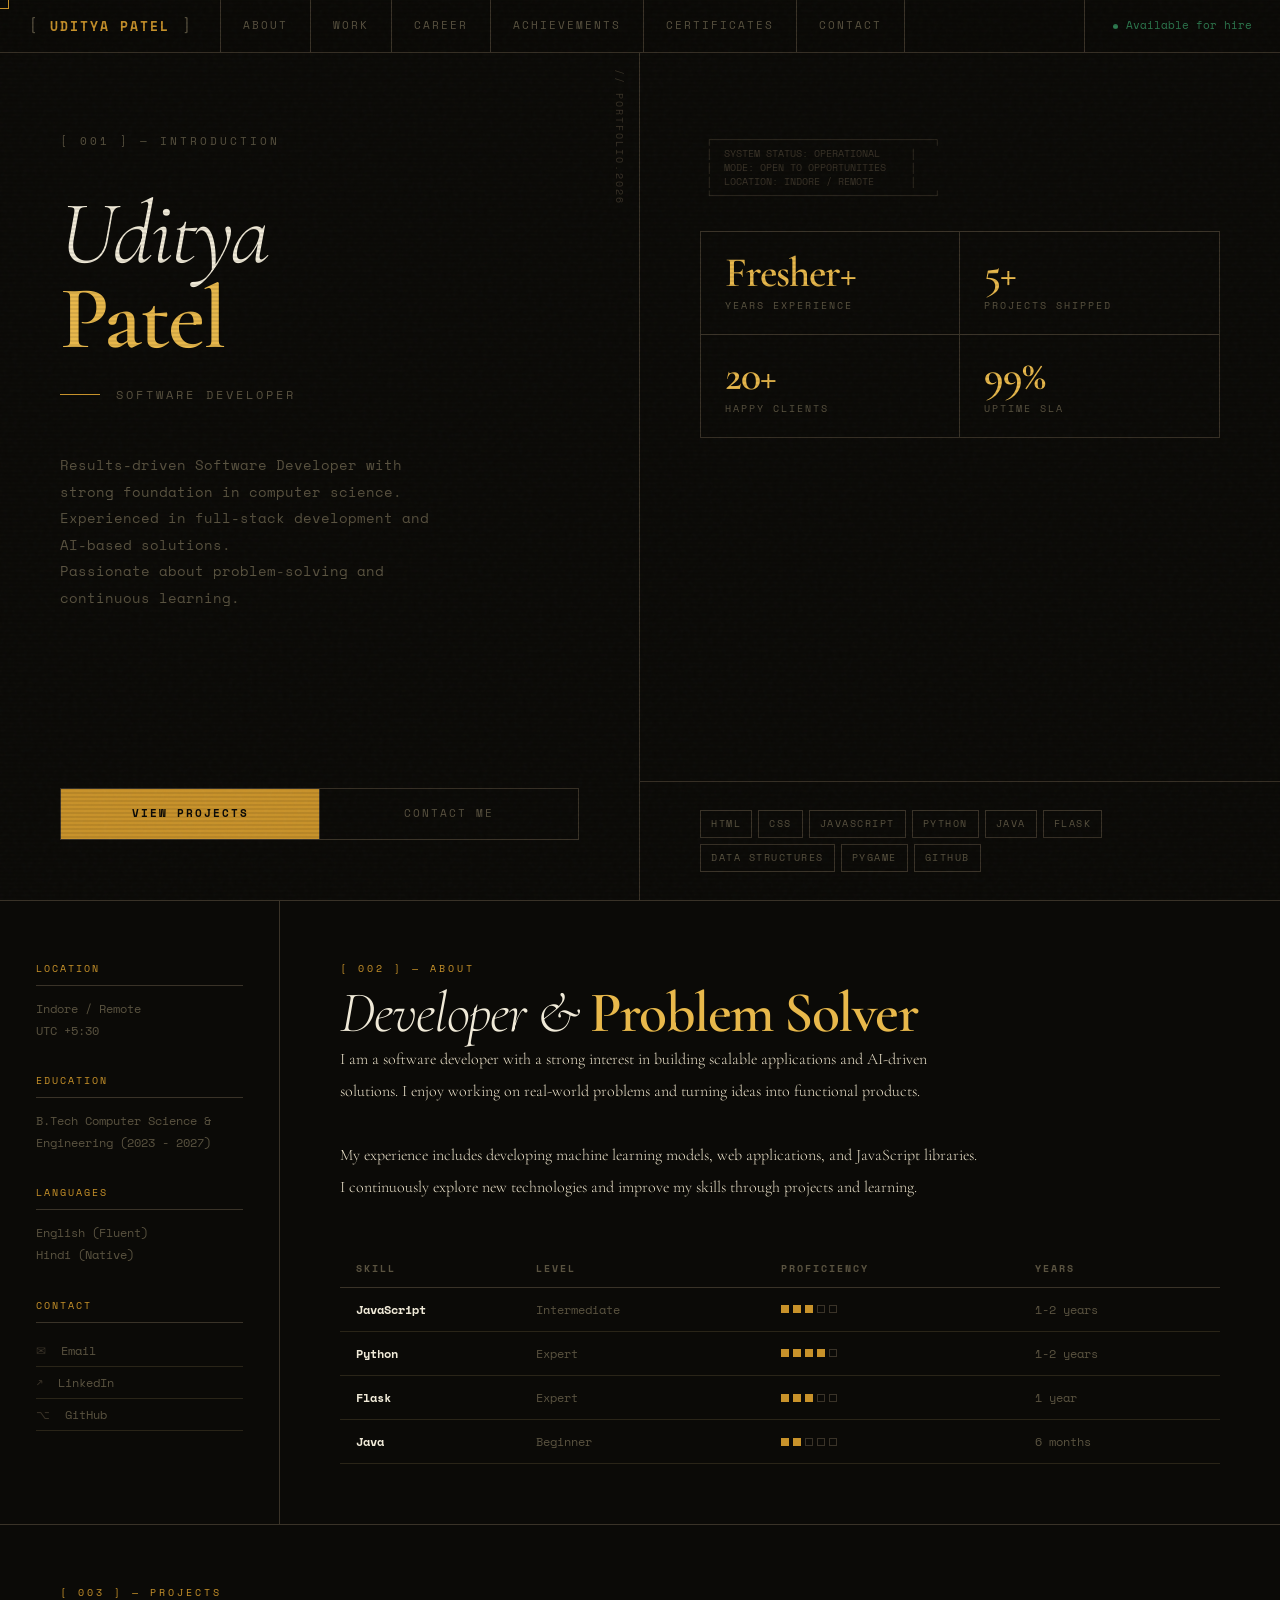
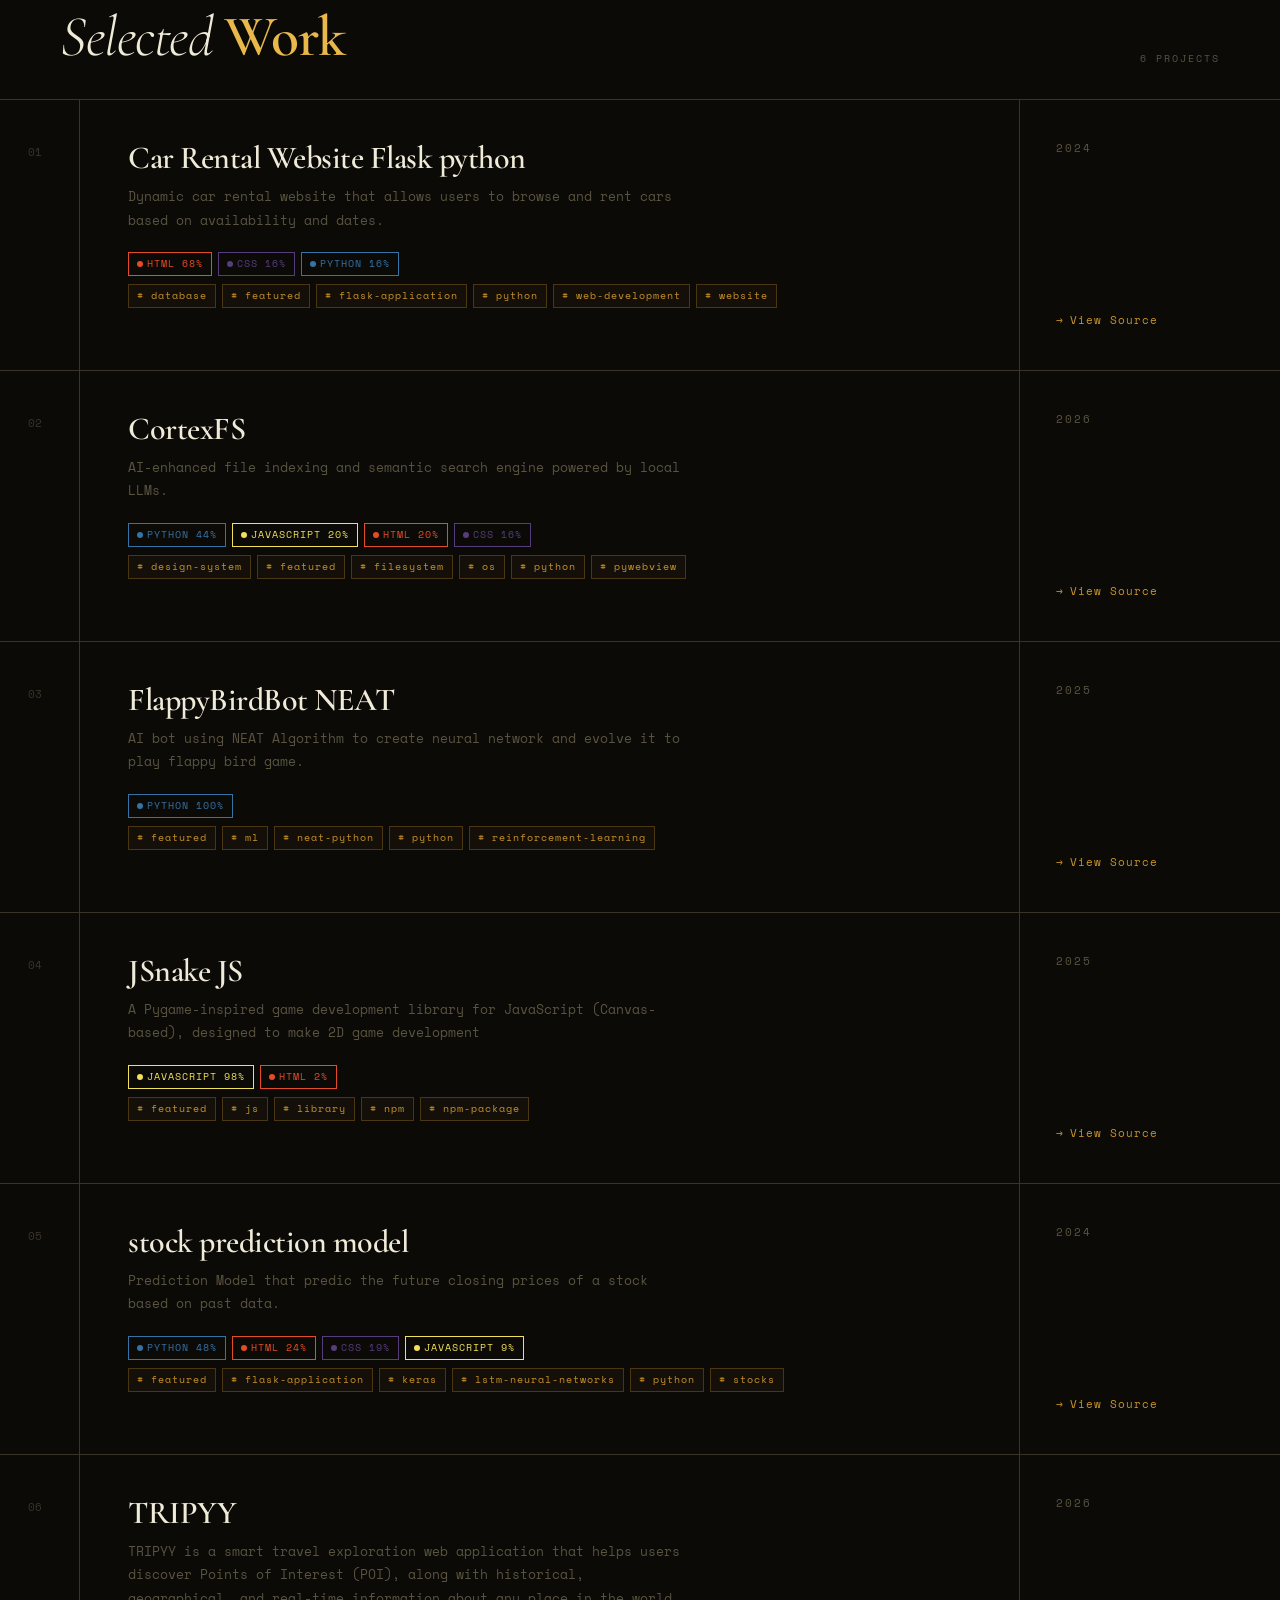
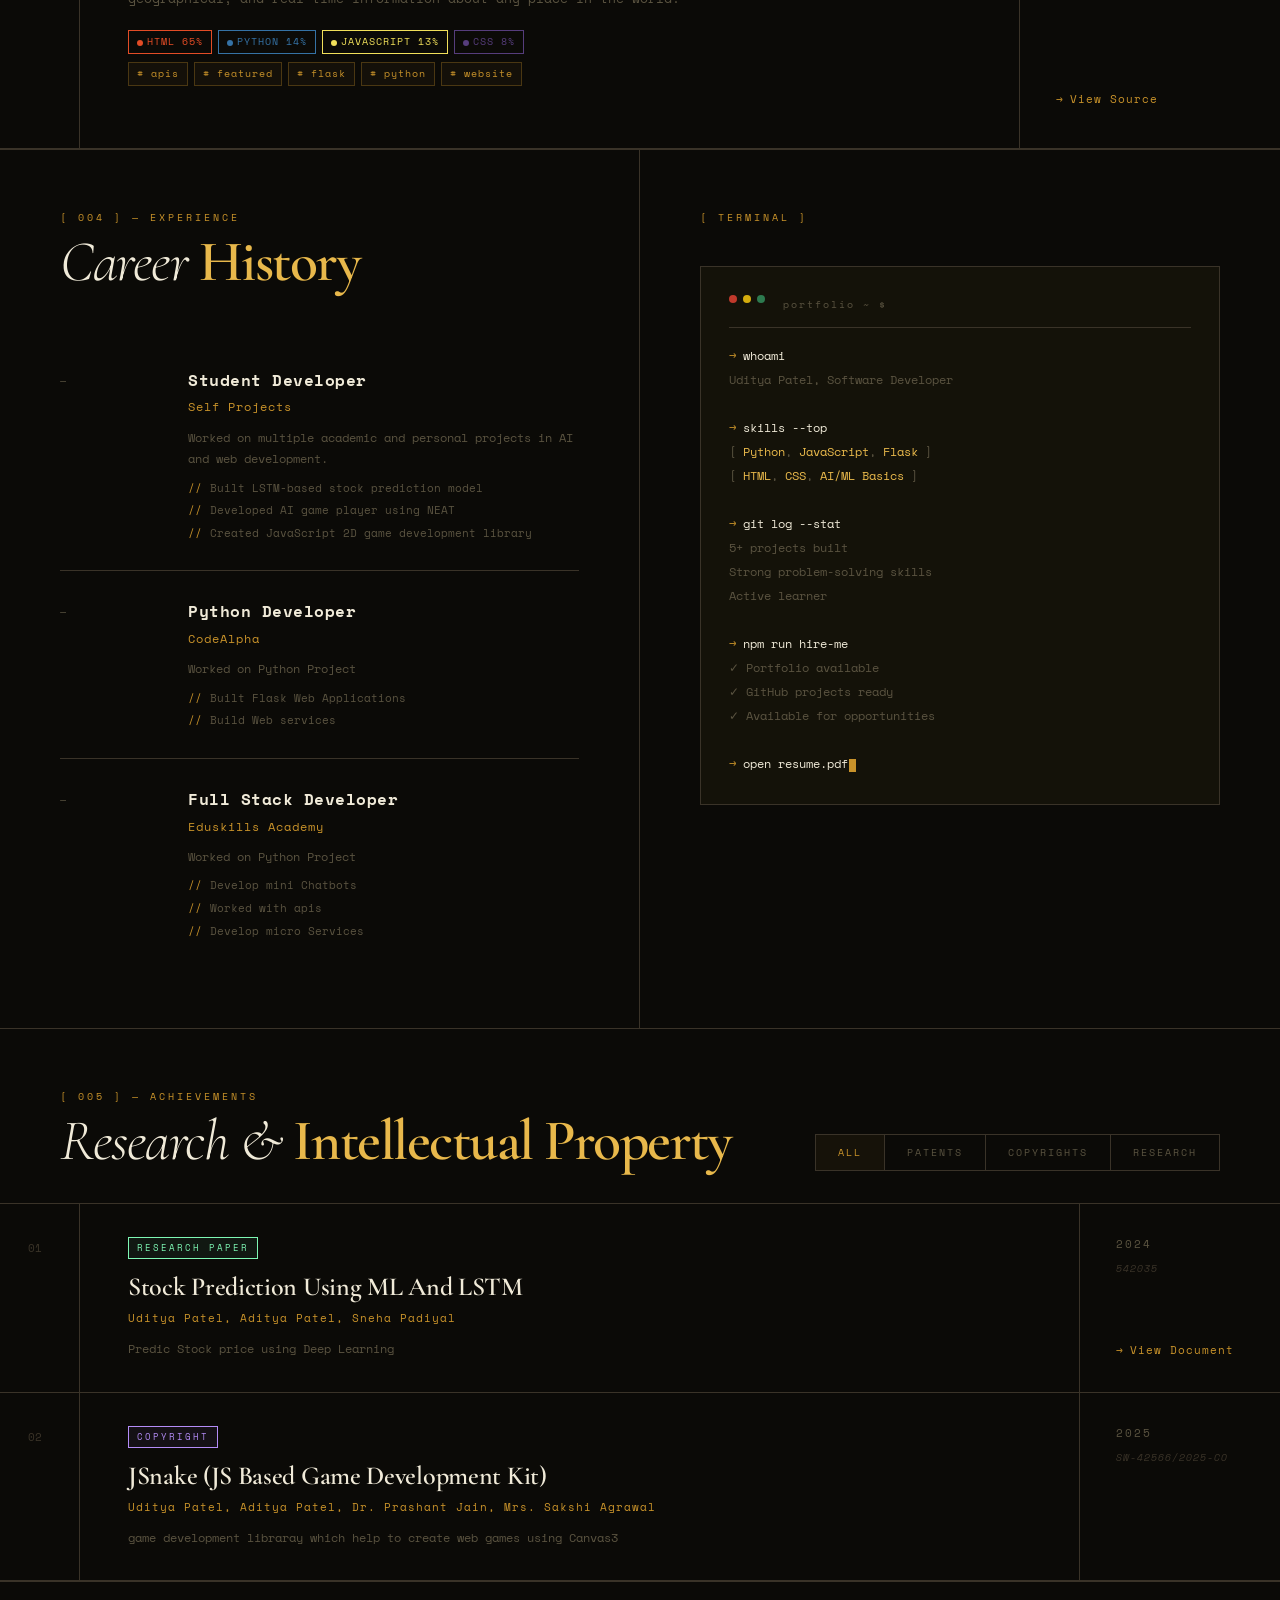
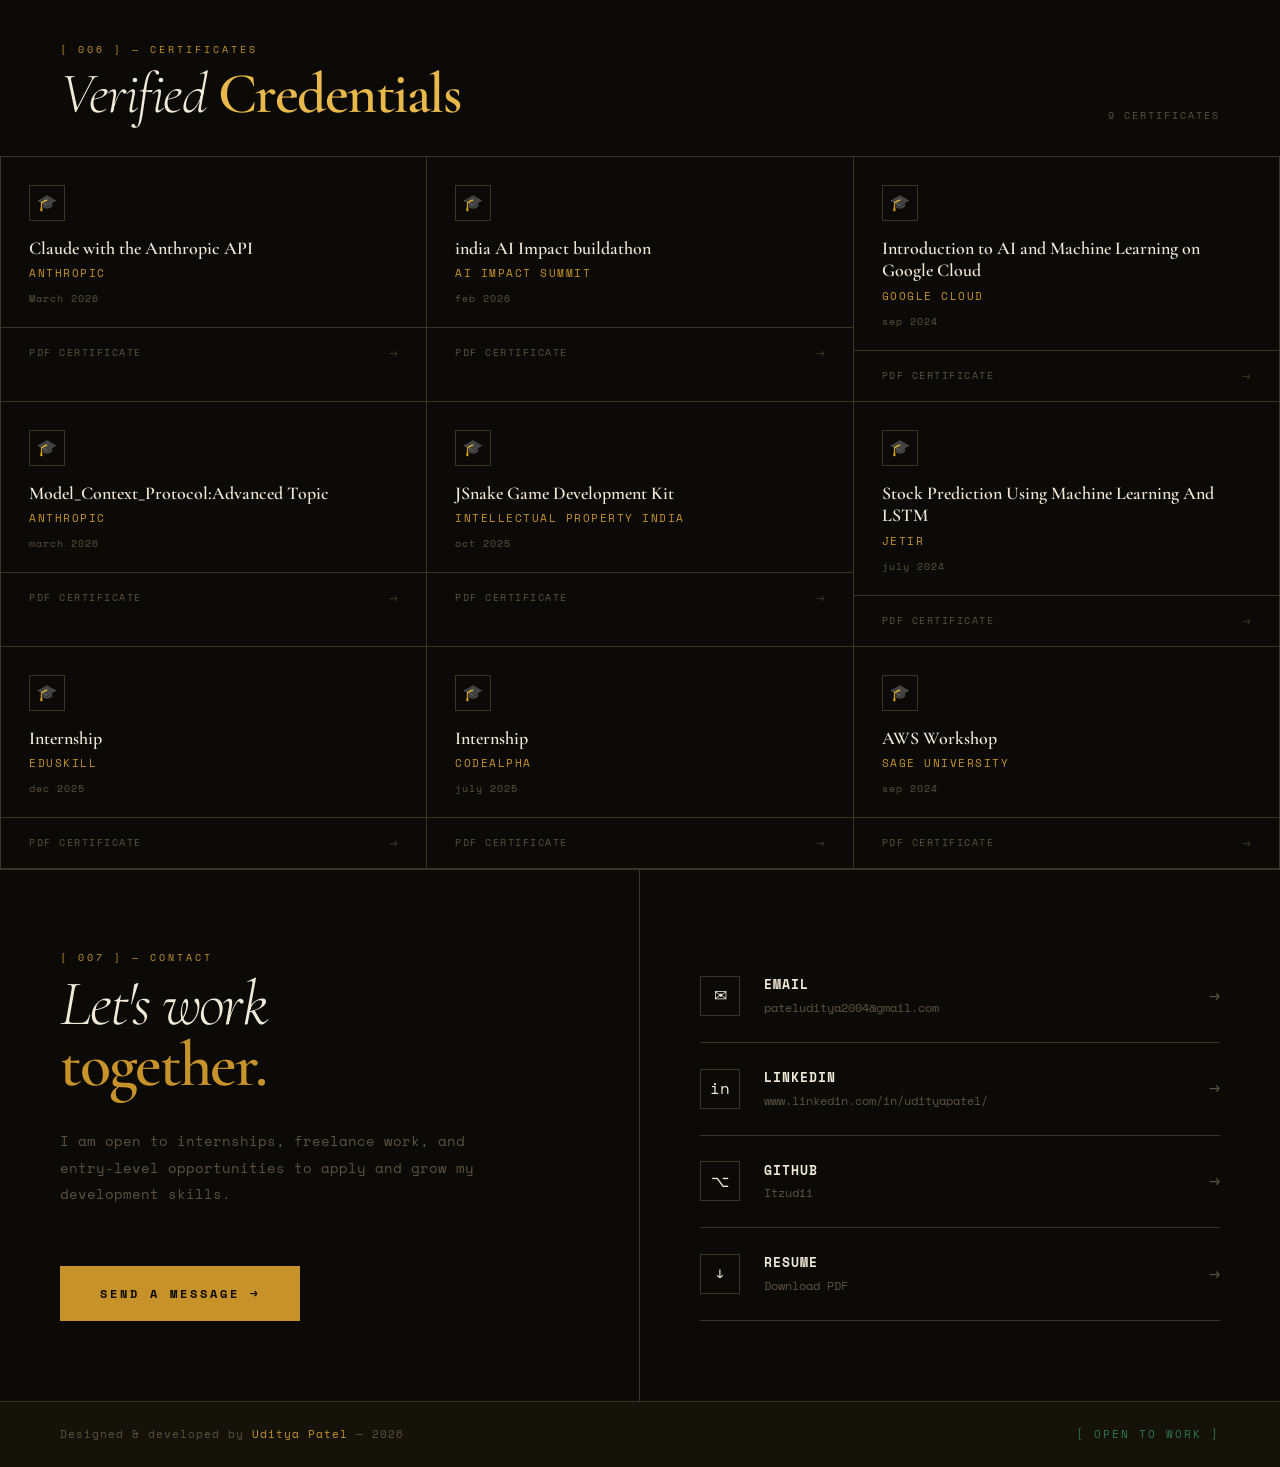
<file: index.html>
<!DOCTYPE html>
<html lang="en">
<head>
<meta charset="UTF-8"/>
<meta name="viewport" content="width=device-width,initial-scale=1.0"/>
<title>Portfolio — Developer</title>
<link rel="preconnect" href="https://fonts.googleapis.com"/>
<link href="https://fonts.googleapis.com/css2?family=Space+Mono:ital,wght@0,400;0,700;1,400&family=Cormorant+Garamond:ital,wght@0,300;0,400;0,600;1,300;1,400&display=swap" rel="stylesheet"/>
<link rel="stylesheet" href="css/index.css">
<link rel="stylesheet" href="css/common.css">
<link rel="shortcut icon" href="./icon/favicon.png" type="image/x-icon">

</head>
<body>

<!-- LOADER -->
<div id="loader">
  <div class="loader-text">Initializing Portfolio</div>
  <div class="loader-bar"><div class="loader-fill"></div></div>
  <div class="loader-text" style="opacity:.4;font-size:10px;margin-top:4px">PORTFOLIO.DEV — 2026</div>
</div>

<!-- CURSOR -->
<div class="cur" id="cur"></div>

<!-- NAV -->
<nav>
  <div class="nav-inner">
    <div class="nav-logo-cell">
      <span class="nav-logo-bracket">[</span>
      <a href="#hero" class="nav-logo-name" id="nav-name">—</a>
      <span class="nav-logo-bracket">]</span>
    </div>
    <div class="nav-links">
      <a href="#about"        class="nav-link">About</a>
      <a href="#work"         class="nav-link">Work</a>
      <a href="#experience"   class="nav-link">Career</a>
      <a href="#achievements" class="nav-link">Achievements</a>
      <a href="#certificates" class="nav-link">Certificates</a>
      <a href="#contact"      class="nav-link">Contact</a>
    </div>
    <div class="nav-status">
      <div class="status-dot"></div>
      Available for hire
    </div>
  </div>
</nav>

<!-- ── HERO ──────────────────────────────────────────────────────────────── -->
<section id="hero">
  <div class="hero-left rv">
    <div>
      <div class="hero-index">[ 001 ] — INTRODUCTION</div>
      <h1 class="hero-name">
        <span id="hero-first">—</span><br/>
        <em id="hero-last">—</em>
      </h1>
      <div class="hero-role-row">
        <div class="hero-dash"></div>
        <span class="hero-role" id="hero-role">—</span>
      </div>
      <p class="hero-body" id="hero-body">—</p>
    </div>
    <div class="hero-actions">
      <a href="#work"    class="hero-btn hero-btn-primary">View Projects</a>
      <a href="#contact" class="hero-btn hero-btn-secondary">Contact Me</a>
    </div>
  </div>

  <div class="hero-right rv" style="transition-delay:.15s">
    <div class="hero-right-top">
      <pre class="ascii-box" id="ascii-box">
┌─────────────────────────────────┐
│  SYSTEM STATUS: OPERATIONAL     │
│  MODE: OPEN TO OPPORTUNITIES    │
│  LOCATION: —                    │
└─────────────────────────────────┘
</pre>
      <div class="stat-grid">
        <div class="stat-cell">
          <div class="stat-val" id="stat-experience">—</div>
          <div class="stat-label">Years Experience</div>
        </div>
        <div class="stat-cell">
          <div class="stat-val" id="stat-projects">—</div>
          <div class="stat-label">Projects Shipped</div>
        </div>
        <div class="stat-cell">
          <div class="stat-val">20+</div>
          <div class="stat-label">Happy Clients</div>
        </div>
        <div class="stat-cell">
          <div class="stat-val">99%</div>
          <div class="stat-label">Uptime SLA</div>
        </div>
      </div>
    </div>
    <div class="hero-right-bottom">
      <div class="tag-list" id="hero-tags"></div>
    </div>
  </div>
</section>

<!-- ── ABOUT ─────────────────────────────────────────────────────────────── -->
<section id="about">
  <div class="about-sidebar rv">
    <div class="sidebar-block">
      <div class="sidebar-block-label">Location</div>
      <p id="sidebar-location">—</p>
    </div>
    <div class="sidebar-block">
      <div class="sidebar-block-label">Education</div>
      <p id="sidebar-education">—</p>
    </div>
    <div class="sidebar-block">
      <div class="sidebar-block-label">Languages</div>
      <p id="sidebar-languages">—</p>
    </div>
    <div class="sidebar-block sidebar-contact">
      <div class="sidebar-block-label">Contact</div>
      <a id="sidebar-email-link" href="#">
        <span>✉</span> Email
      </a>
      <a id="sidebar-linkedin-link" href="#" target="_blank" rel="noopener">
        <span>↗</span> LinkedIn
      </a>
      <a id="sidebar-github-link" href="#" target="_blank" rel="noopener">
        <span>⌥</span> GitHub
      </a>
    </div>
  </div>

  <div class="about-main rv" style="transition-delay:.1s">
    <div class="s-label">[ 002 ] — About</div>
    <h2 class="s-title">Developer &amp; <strong>Problem Solver</strong></h2>
    <p class="about-text">
      <span id="about-para1">—</span>
      <br/><br/>
      <span id="about-para2">—</span>
    </p>

    <table class="skills-table">
      <thead>
        <tr>
          <th>Skill</th><th>Level</th><th>Proficiency</th><th>Years</th>
        </tr>
      </thead>
      <tbody id="skills-tbody">
        <!-- populated by portfolio.js -->
      </tbody>
    </table>
  </div>
</section>

<!-- ── WORK (GitHub API) ─────────────────────────────────────────────────── -->
<section id="work">
  <div class="work-header rv">
    <div>
      <div class="s-label">[ 003 ] — Projects</div>
      <h2 class="s-title">Selected <strong>Work</strong></h2>
    </div>
    <span class="work-count" id="work-count">— PROJECTS</span>
  </div>
  <div class="work-list" id="work-list">
    <div id="work-loading" style="padding:60px;color:var(--dim);font-size:13px;letter-spacing:1px">
      Loading projects<span class="t-cursor"></span>
    </div>
  </div>
</section>

<!-- ── EXPERIENCE ────────────────────────────────────────────────────────── -->
<section id="experience">
  <div class="exp-left rv">
    <div class="s-label">[ 004 ] — Experience</div>
    <h2 class="s-title" style="margin-bottom:48px">Career <strong>History</strong></h2>
    <div id="career-list">
      <!-- populated by portfolio.js -->
    </div>
  </div>

  <div class="exp-right rv" style="transition-delay:.15s">
    <div class="s-label" style="margin-bottom:40px">[ TERMINAL ]</div>
    <div class="terminal">
      <div class="terminal-bar">
        <div class="t-dot"></div><div class="t-dot"></div><div class="t-dot"></div>
        <span style="margin-left:12px;font-size:10px;color:var(--dim);letter-spacing:2px">portfolio ~ $</span>
      </div>

      <div><span class="t-prompt">→ </span><span class="t-cmd">whoami</span></div>
      <div class="t-output" id="t-whoami">—</div>
      <br/>

      <div><span class="t-prompt">→ </span><span class="t-cmd">skills --top</span></div>
      <div id="t-skills"></div>
      <br/>

      <div><span class="t-prompt">→ </span><span class="t-cmd">git log --stat</span></div>
      <div id="t-stat"></div>
      <br/>

      <div><span class="t-prompt">→ </span><span class="t-cmd">npm run hire-me</span></div>
      <div id="t-hireme"></div>
      <br/>

      <div><span class="t-prompt">→ </span><span class="t-cmd" id="typing-cmd"></span><span class="t-cursor"></span></div>
    </div>
  </div>
</section>

<!-- ── ACHIEVEMENTS ──────────────────────────────────────────────────────── -->
<section id="achievements">
  <div class="ach-header rv">
    <div>
      <div class="s-label">[ 005 ] — Achievements</div>
      <h2 class="s-title">Research &amp; <strong>Intellectual Property</strong></h2>
    </div>
    <div class="ach-tabs" id="ach-tabs">
      <button class="ach-tab active" data-type="all">All</button>
      <button class="ach-tab" data-type="patent">Patents</button>
      <button class="ach-tab" data-type="copyright">Copyrights</button>
      <button class="ach-tab" data-type="research">Research</button>
    </div>
  </div>
  <div id="ach-list">
    <div style="padding:60px;color:var(--dim)">Loading achievements<span class="t-cursor"></span></div>
  </div>
</section>

<!-- ── CERTIFICATES ───────────────────────────────────────────────────────── -->
<section id="certificates">
  <div class="cert-header rv">
    <div>
      <div class="s-label">[ 006 ] — Certificates</div>
      <h2 class="s-title">Verified <strong>Credentials</strong></h2>
    </div>
    <span class="work-count" id="cert-count">— CERTIFICATES</span>
  </div>
  <div class="cert-grid" id="cert-grid">
    <div style="padding:60px;color:var(--dim);grid-column:1/-1">Loading certificates<span class="t-cursor"></span></div>
  </div>
</section>

<!-- PDF VIEWER MODAL -->
<div class="pdf-modal" id="pdf-modal">
  <div class="pdf-backdrop" id="pdf-backdrop"></div>
  <div class="pdf-dialog">
    <div class="pdf-dialog-bar">
      <span class="pdf-dialog-title" id="pdf-modal-title">Certificate</span>
      <div class="pdf-dialog-actions">
        <a href="#" id="pdf-download" class="pdf-dialog-dl" download>↓ Download</a>
        <button class="pdf-close" id="pdf-close">✕</button>
      </div>
    </div>
    <iframe class="pdf-frame" id="pdf-frame" title="Certificate PDF"></iframe>
  </div>
</div>

<!-- ── CONTACT ───────────────────────────────────────────────────────────── -->
<section id="contact">
  <div class="contact-left rv">
    <div>
      <div class="s-label">[ 007 ] — Contact</div>
      <h2 class="contact-big">Let's work<br/><strong>together.</strong></h2>
      <p class="contact-sub" id="contact-desc">—</p>
    </div>
    <a href="#" id="contact-cta" class="contact-cta">Send a Message →</a>
  </div>

  <div class="contact-right rv" style="transition-delay:.1s">
    <a href="#" id="contact-email-row" class="contact-row">
      <div class="contact-row-icon">✉</div>
      <div class="contact-row-info">
        <strong>Email</strong>
        <span id="contact-email-text">—</span>
      </div>
      <div class="contact-row-arrow">→</div>
    </a>
    <a href="#" id="contact-linkedin-link" target="_blank" rel="noopener" class="contact-row">
      <div class="contact-row-icon">in</div>
      <div class="contact-row-info">
        <strong>LinkedIn</strong>
        <span id="contact-linkedin-text">—</span>
      </div>
      <div class="contact-row-arrow">→</div>
    </a>
    <a href="#" id="contact-github-link" target="_blank" rel="noopener" class="contact-row">
      <div class="contact-row-icon">⌥</div>
      <div class="contact-row-info">
        <strong>GitHub</strong>
        <span id="contact-github-text">—</span>
      </div>
      <div class="contact-row-arrow">→</div>
    </a>
    <a href="#" id="contact-resume-link" class="contact-row">
      <div class="contact-row-icon">↓</div>
      <div class="contact-row-info">
        <strong>Resume</strong>
        <span>Download PDF</span>
      </div>
      <div class="contact-row-arrow">→</div>
    </a>
  </div>
</section>

<!-- ── FOOTER ────────────────────────────────────────────────────────────── -->
<footer>
  <div class="footer-l">Designed &amp; developed by <span id="footer-name">—</span> — 2026</div>
  <div class="footer-r">[ Open to work ]</div>
</footer>

<!-- ── Scripts ───────────────────────────────────────────────────────────── -->
<!-- Loader -->
<script src="./js/loader.js"></script>
<script src="./js/scroll_reveal.js"></script>
<script src="./js/put_navigation_on_section.js"></script>
<script src="./js/cursor.js"></script>

<!-- ── PROJECT SECTION — reads project.json + tree.json ──────────────────── -->
<script src="./js/load_project.js"></script>
<!-- Loads info.json → populates all sections (hero, about, contact …) -->
<script src="./js/render.js"></script>
<!-- ── ACHIEVEMENTS — reads achievement.json ──────────────────────────────── -->
<script src="./js/archivement.js"></script>
<!-- ── CERTIFICATES — reads certificate.json ─────────────────────────────── -->
<script src="./js/certificate.js"></script>
</body>
</html>
</file>
<file: css/index.css>
/* LOADER */
#loader {
    gap: 8px;
}

.loader-text {
    font-family: var(--mono);
    font-size: 11px;
    letter-spacing: 3px;
}


/* ── NAV ── */

.nav-logo-cell {
    gap: 12px
}





.nav-links {
    display: flex;
    flex: 1
}

.nav-link {
    padding: 0 22px;
    border-right: 1px solid var(--wire2);
    display: flex;
    align-items: center;
    font-size: 11px;
    letter-spacing: 2px;
    text-transform: uppercase;
    color: var(--dim);
    text-decoration: none;
    transition: all .2s;
    position: relative
}

.nav-link:hover,
.nav-link.active {
    color: var(--gold);
    background: rgba(200, 146, 42, .04)
}

.nav-link:hover::after {
    content: '';
    position: absolute;
    bottom: 0;
    left: 0;
    right: 0;
    height: 1px;
    background: var(--gold)
}

.nav-status {
    margin-left: auto;
    padding: 0 28px;
    border-left: 1px solid var(--wire2);
    display: flex;
    align-items: center;
    gap: 8px;
    font-size: 11px;
    color: var(--green)
}




/* HERO */
#hero {
    min-height: 100vh;
    padding: 52px 0 0;
    display: grid;
    grid-template-columns: 1fr 1fr;
    position: relative
}

.hero-left {
    border-right: 1px solid var(--wire2);
    padding: 80px 60px 60px;
    display: flex;
    flex-direction: column;
    justify-content: space-between;
    position: relative
}

.hero-left::before {
    content: '// PORTFOLIO.2026';
    position: absolute;
    top: 144px;
    right: 20px;
    font-size: 10px;
    color: var(--wire2);
    letter-spacing: 2px;
    transform: rotate(90deg);
    transform-origin: right center
}

.hero-index {
    font-size: 11px;
    color: var(--dim);
    letter-spacing: 3px;
    margin-bottom: 40px
}

.hero-name {
    font-family: var(--serif);
    font-size: clamp(64px, 7vw, 108px);
    font-weight: 300;
    line-height: .95;
    letter-spacing: -2px;
    color: var(--cream);
    font-style: italic;
    margin-bottom: 0
}

.hero-name em {
    display: block;
    font-weight: 600;
    font-style: normal;
    color: var(--gold2)
}

.hero-role-row {
    display: flex;
    align-items: center;
    gap: 16px;
    margin-top: 24px;
    margin-bottom: 48px
}

.hero-dash {
    width: 40px;
    height: 1px;
    background: var(--gold)
}

.hero-role {
    font-size: 12px;
    letter-spacing: 3px;
    text-transform: uppercase;
    color: var(--dim)
}

.hero-body {
    font-size: 14px;
    color: var(--dim);
    line-height: 1.9;
    max-width: 400px;
    font-family: var(--mono)
}

.hero-body strong {
    color: var(--cream);
    font-weight: 700
}

.hero-actions {
    display: flex;
    margin-top: 48px;
    border: 1px solid var(--wire2)
}

.hero-btn {
    padding: 16px 28px;
    font-family: var(--mono);
    font-size: 11px;
    letter-spacing: 2px;
    text-transform: uppercase;
    text-decoration: none;
    transition: all .25s;
    cursor: pointer;
    border: none;
    flex: 1;
    text-align: center
}

.hero-btn-primary {
    background: var(--gold);
    color: var(--ink);
    font-weight: 700
}

.hero-btn-primary:hover {
    background: var(--gold2)
}

.hero-btn-secondary {
    background: transparent;
    color: var(--dim);
    border-left: 1px solid var(--wire2)
}

.hero-btn-secondary:hover {
    background: var(--wire);
    color: var(--cream)
}

.hero-right {
    display: flex;
    flex-direction: column
}

.hero-right-top {
    padding: 80px 60px 40px;
    border-bottom: 1px solid var(--wire2);
    flex: 1;
    position: relative
}

.ascii-box {
    font-size: 10px;
    color: var(--wire2);
    line-height: 1.4;
    font-family: var(--mono);
    margin-bottom: 28px;
    white-space: pre
}

.stat-grid {
    display: grid;
    grid-template-columns: 1fr 1fr;
    gap: 0;
    border: 1px solid var(--wire2)
}

.stat-cell {
    padding: 20px 24px;
    border-right: 1px solid var(--wire2);
    border-bottom: 1px solid var(--wire2)
}

.stat-cell:nth-child(even) {
    border-right: none
}

.stat-cell:nth-child(n+3) {
    border-bottom: none
}

.stat-val {
    font-family: var(--serif);
    font-size: 42px;
    font-weight: 600;
    color: var(--gold2);
    line-height: 1;
    letter-spacing: -1px
}

.stat-label {
    font-size: 10px;
    color: var(--dim);
    letter-spacing: 2px;
    text-transform: uppercase;
    margin-top: 4px
}

.hero-right-bottom {
    padding: 28px 60px;
    display: flex;
    gap: 32px;
    align-items: center
}

.tag-list {
    display: flex;
    flex-wrap: wrap;
    gap: 6px
}

.hero-tag {
    font-size: 10px;
    letter-spacing: 1.5px;
    text-transform: uppercase;
    color: var(--dim);
    padding: 5px 10px;
    border: 1px solid var(--wire2);
    transition: all .2s
}

.hero-tag:hover {
    border-color: var(--gold);
    color: var(--gold)
}

/* SECTION COMMONS */
section {
    border-top: 1px solid var(--wire2)
}

.s-label {
    font-size: 10px;
    letter-spacing: 3px;
    text-transform: uppercase;
    color: var(--gold);
    margin-bottom: 8px
}

.s-title {
    font-family: var(--serif);
    font-size: clamp(40px, 4.5vw, 64px);
    font-weight: 300;
    line-height: 1.0;
    letter-spacing: -1.5px;
    color: var(--cream);
    font-style: italic
}

.s-title strong {
    font-style: normal;
    font-weight: 600;
    color: var(--gold2)
}

/* ABOUT */
#about {
    display: grid;
    grid-template-columns: 280px 1fr;
    min-height: auto
}

.about-sidebar {
    border-right: 1px solid var(--wire2);
    padding: 60px 36px;
    display: flex;
    flex-direction: column;
    gap: 32px
}

.sidebar-block-label {
    font-size: 10px;
    letter-spacing: 2px;
    text-transform: uppercase;
    color: var(--gold);
    margin-bottom: 12px;
    padding-bottom: 8px;
    border-bottom: 1px solid var(--wire2)
}

.sidebar-block p {
    font-size: 12px;
    color: var(--dim);
    line-height: 1.8
}

.sidebar-contact a {
    display: block;
    font-size: 12px;
    color: var(--dim);
    text-decoration: none;
    padding: 6px 0;
    border-bottom: 1px solid var(--wire);
    transition: color .2s
}

.sidebar-contact a:hover {
    color: var(--gold)
}

.sidebar-contact a span {
    color: var(--wire2);
    margin-right: 8px
}

.about-main {
    padding: 60px
}

.about-text {
    font-size: 16px;
    color: var(--cream2);
    line-height: 2;
    font-family: var(--serif);
    font-weight: 300;
    max-width: 640px;
    margin-bottom: 48px
}

.about-text em {
    color: var(--gold2);
    font-style: italic
}

.skills-table {
    width: 100%;
    border-collapse: collapse;
    margin-top: 40px
}

.skills-table th {
    font-size: 10px;
    letter-spacing: 2px;
    text-transform: uppercase;
    color: var(--dim);
    padding: 10px 16px;
    text-align: left;
    border-bottom: 1px solid var(--wire2)
}

.skills-table td {
    padding: 12px 16px;
    border-bottom: 1px solid var(--wire);
    font-size: 12px;
    vertical-align: middle
}

.skills-table tr:hover td {
    background: rgba(200, 146, 42, .03)
}

.skills-table td:first-child {
    color: var(--cream);
    font-weight: 700;
    width: 180px
}

.skills-table td:nth-child(2) {
    color: var(--dim)
}

.skill-dots {
    display: flex;
    gap: 4px
}

.dot {
    width: 8px;
    height: 8px;
    border: 1px solid var(--wire2)
}

.dot.on {
    background: var(--gold);
    border-color: var(--gold)
}

/* WORK */
#work {
    padding: 0
}

.work-header {
    padding: 60px 60px 32px;
    display: flex;
    justify-content: space-between;
    align-items: flex-end;
    border-bottom: 1px solid var(--wire2)
}

.work-count {
    font-size: 10px;
    color: var(--dim);
    letter-spacing: 2px
}

.work-item {
    display: grid;
    grid-template-columns: 80px 1fr 260px;
    border-bottom: 1px solid var(--wire2);
    transition: background .25s;
    cursor: pointer
}

.work-item:hover {
    background: rgba(200, 146, 42, .03)
}

.work-num {
    padding: 40px 28px;
    border-right: 1px solid var(--wire2);
    font-size: 11px;
    color: var(--wire2);
    display: flex;
    align-items: flex-start;
    padding-top: 44px
}

.work-body {
    padding: 40px 48px;
    border-right: 1px solid var(--wire2)
}

.work-title {
    font-family: var(--serif);
    font-size: 32px;
    font-weight: 600;
    color: var(--cream);
    line-height: 1.1;
    margin-bottom: 10px;
    letter-spacing: -.5px;
    transition: color .25s
}

.work-item:hover .work-title {
    color: var(--gold2)
}

.work-desc {
    font-size: 13px;
    color: var(--dim);
    line-height: 1.8;
    max-width: 560px;
    margin-bottom: 20px
}

.work-stack {
    display: flex;
    flex-wrap: wrap;
    gap: 6px
}

.work-tag {
    font-size: 10px;
    letter-spacing: 1px;
    text-transform: uppercase;
    color: var(--dim);
    padding: 3px 8px;
    border: 1px solid var(--wire2)
}
.work-topic{font-size:10px;letter-spacing:1px;color:var(--gold);padding:3px 8px;border:1px solid rgba(200,146,42,.3);background:rgba(200,146,42,.05);text-transform:lowercase}
.work-topics{display:flex;flex-wrap:wrap;gap:6px;margin-top:8px}

.work-meta {
    padding: 40px 36px;
    display: flex;
    flex-direction: column;
    justify-content: space-between
}

.work-year {
    font-size: 11px;
    color: var(--dim);
    letter-spacing: 2px
}

.work-links {
    display: flex;
    flex-direction: column;
    gap: 8px
}

.work-link {
    font-size: 11px;
    color: var(--gold);
    text-decoration: none;
    letter-spacing: 1px;
    transition: color .2s;
    display: flex;
    align-items: center;
    gap: 6px
}

.work-link::before {
    content: '→'
}

.work-link:hover {
    color: var(--gold2)
}

.work-img {
    width: 100%;
    height: 6px;
    margin-top: 16px;
    overflow: hidden
}

.work-img-bar {
    height: 100%;
    width: 0;
    background: linear-gradient(90deg, var(--gold), var(--gold3));
    transition: width .6s ease
}

.work-item:hover .work-img-bar {
    width: 100%
}

/* EXPERIENCE */
#experience {
    display: grid;
    grid-template-columns: 1fr 1fr
}

.exp-left {
    padding: 60px;
    border-right: 1px solid var(--wire2)
}

.exp-right {
    padding: 60px
}

.exp-item {
    padding: 28px 0;
    border-bottom: 1px solid var(--wire2);
    display: grid;
    grid-template-columns: 100px 1fr;
    gap: 28px
}

.exp-item:last-child {
    border-bottom: none
}

.exp-period {
    font-size: 10px;
    color: var(--dim);
    letter-spacing: 1px;
    line-height: 1.8;
    padding-top: 4px
}

.exp-role {
    font-size: 16px;
    font-weight: 700;
    color: var(--cream);
    margin-bottom: 4px;
    letter-spacing: .5px
}

.exp-company {
    font-size: 12px;
    color: var(--gold);
    margin-bottom: 10px;
    letter-spacing: 1px
}

.exp-desc {
    font-size: 12px;
    color: var(--dim);
    line-height: 1.8
}

.exp-achievements {
    list-style: none;
    margin-top: 10px;
    display: flex;
    flex-direction: column;
    gap: 5px
}

.exp-achievements li {
    font-size: 11px;
    color: var(--dim);
    display: flex;
    gap: 8px
}

.exp-achievements li::before {
    content: '//';
    color: var(--gold);
    flex-shrink: 0
}

/* TERMINAL */
.terminal {
    background: var(--ink2);
    border: 1px solid var(--wire2);
    padding: 28px;
    margin-top: 40px;
    font-size: 12px;
    line-height: 2
}

.terminal-bar {
    display: flex;
    gap: 6px;
    margin-bottom: 16px;
    padding-bottom: 12px;
    border-bottom: 1px solid var(--wire2)
}

.t-dot {
    width: 8px;
    height: 8px;
    border-radius: 50%
}

.t-dot:nth-child(1) {
    background: #c0392b
}

.t-dot:nth-child(2) {
    background: #d4ac0d
}

.t-dot:nth-child(3) {
    background: #2d7a4f
}

.t-prompt {
    color: var(--gold)
}

.t-cmd {
    color: var(--cream)
}

.t-output {
    color: var(--dim)
}

.t-highlight {
    color: var(--gold2)
}

.t-cursor {
    display: inline-block;
    width: 7px;
    height: 13px;
    background: var(--gold);
    animation: curs .9s step-end infinite;
    vertical-align: text-bottom;
    margin-left: 1px
}

@keyframes curs {

    0%,
    100% {
        opacity: 1
    }

    50% {
        opacity: 0
    }
}

/* CONTACT */
#contact {
    display: grid;
    grid-template-columns: 1fr 1fr
}

.contact-left {
    padding: 80px 60px;
    border-right: 1px solid var(--wire2);
    display: flex;
    flex-direction: column;
    justify-content: space-between
}

.contact-big {
    font-family: var(--serif);
    font-size: clamp(48px, 5vw, 80px);
    font-weight: 300;
    line-height: .95;
    letter-spacing: -2px;
    color: var(--cream);
    font-style: italic;
    margin-bottom: 32px
}

.contact-big strong {
    display: block;
    font-style: normal;
    font-weight: 600;
    color: var(--gold)
}

.contact-sub {
    font-size: 14px;
    color: var(--dim);
    line-height: 1.9;
    max-width: 440px;
    margin-bottom: 48px
}

.contact-cta {
    display: inline-block;
    background: var(--gold);
    color: var(--ink);
    padding: 18px 40px;
    font-family: var(--mono);
    font-size: 12px;
    font-weight: 700;
    letter-spacing: 3px;
    text-transform: uppercase;
    text-decoration: none;
    transition: all .25s;
    align-self: flex-start
}

.contact-cta:hover {
    background: var(--gold2)
}

.contact-right {
    padding: 80px 60px;
    display: flex;
    flex-direction: column
}

.contact-row {
    display: flex;
    align-items: center;
    padding: 24px 0;
    border-bottom: 1px solid var(--wire2);
    gap: 24px;
    text-decoration: none;
    color: var(--cream);
    transition: all .25s;
    cursor: pointer
}

.contact-row:hover {
    padding-left: 12px
}

.contact-row:hover .contact-row-arrow {
    color: var(--gold)
}

.contact-row-icon {
    width: 40px;
    height: 40px;
    border: 1px solid var(--wire2);
    display: flex;
    align-items: center;
    justify-content: center;
    font-size: 16px;
    flex-shrink: 0;
    transition: border-color .25s
}

.contact-row:hover .contact-row-icon {
    border-color: var(--gold)
}

.contact-row-info strong {
    display: block;
    font-size: 13px;
    font-weight: 700;
    letter-spacing: 1px;
    text-transform: uppercase;
    margin-bottom: 2px
}

.contact-row-info span {
    font-size: 12px;
    color: var(--dim)
}

.contact-row-arrow {
    margin-left: auto;
    color: var(--dim);
    font-size: 18px;
    transition: color .25s
}

/* FOOTER */
footer {
    border-top: 1px solid var(--wire2);
    padding: 24px 60px;
    display: flex;
    justify-content: space-between;
    align-items: center;
    background: var(--ink2)
}

.footer-l {
    font-size: 11px;
    color: var(--dim);
    letter-spacing: 1px
}

.footer-l span {
    color: var(--gold)
}

.footer-r {
    font-size: 11px;
    color: var(--wire2);
    letter-spacing: 2px;
    text-transform: uppercase;
    color: var(--green);
    animation: blink 2s infinite;
}

/* ACHIEVEMENTS */
#achievements {
    padding: 0
}

.ach-header {
    padding: 60px 60px 32px;
    display: flex;
    justify-content: space-between;
    align-items: flex-end;
    border-bottom: 1px solid var(--wire2)
}

.ach-tabs {
    display: flex;
    gap: 0;
    border: 1px solid var(--wire2)
}

.ach-tab {
    padding: 10px 22px;
    font-family: var(--mono);
    font-size: 10px;
    letter-spacing: 2px;
    text-transform: uppercase;
    color: var(--dim);
    background: transparent;
    border: none;
    border-right: 1px solid var(--wire2);
    cursor: pointer;
    transition: all .2s
}

.ach-tab:last-child {
    border-right: none
}

.ach-tab.active,
.ach-tab:hover {
    color: var(--gold);
    background: rgba(200, 146, 42, .06)
}

.ach-body {
    display: none
}

.ach-body.active {
    display: block
}

.ach-item {
    display: grid;
    grid-template-columns: 80px 1fr 200px;
    border-bottom: 1px solid var(--wire2);
    transition: background .25s
}

.ach-item:hover {
    background: rgba(200, 146, 42, .03)
}

.ach-num {
    padding: 32px 28px;
    border-right: 1px solid var(--wire2);
    font-size: 11px;
    color: var(--wire2);
    display: flex;
    align-items: flex-start;
    padding-top: 36px
}

.ach-content {
    padding: 32px 48px;
    border-right: 1px solid var(--wire2)
}

.ach-type-badge {
    display: inline-block;
    font-size: 9px;
    letter-spacing: 2px;
    text-transform: uppercase;
    padding: 3px 8px;
    border: 1px solid;
    margin-bottom: 12px
}

.ach-type-patent {
    color: #7eb8f7;
    border-color: #7eb8f7;
    background: rgba(126, 184, 247, .06)
}

.ach-type-copyright {
    color: #b48cf7;
    border-color: #b48cf7;
    background: rgba(180, 140, 247, .06)
}

.ach-type-research {
    color: #7ef7b4;
    border-color: #7ef7b4;
    background: rgba(126, 247, 180, .06)
}

.ach-title {
    font-family: var(--serif);
    font-size: 26px;
    font-weight: 600;
    color: var(--cream);
    line-height: 1.2;
    margin-bottom: 8px;
    letter-spacing: -.3px
}

.ach-authors {
    font-size: 11px;
    color: var(--gold);
    letter-spacing: 1px;
    margin-bottom: 10px
}

.ach-desc {
    font-size: 12px;
    color: var(--dim);
    line-height: 1.8;
    max-width: 560px
}

.ach-meta {
    padding: 32px 36px;
    display: flex;
    flex-direction: column;
    justify-content: space-between
}

.ach-year {
    font-size: 11px;
    color: var(--dim);
    letter-spacing: 2px;
    margin-bottom: 8px
}

.ach-id {
    font-size: 10px;
    color: var(--wire2);
    letter-spacing: 1px;
    font-style: italic;
    word-break: break-all
}

.ach-link {
    font-size: 11px;
    color: var(--gold);
    text-decoration: none;
    letter-spacing: 1px;
    transition: color .2s;
    display: flex;
    align-items: center;
    gap: 6px;
    margin-top: 12px
}

.ach-link::before {
    content: '→'
}

.ach-link:hover {
    color: var(--gold2)
}

/* CERTIFICATES */
#certificates {
    padding: 0
}

.cert-header {
    padding: 60px 60px 32px;
    border-bottom: 1px solid var(--wire2);
    display: flex;
    justify-content: space-between;
    align-items: flex-end
}

.cert-grid {
    display: grid;
    grid-template-columns: repeat(3, 1fr);
    border-left: 1px solid var(--wire2)
}

.cert-card {
    border-right: 1px solid var(--wire2);
    border-bottom: 1px solid var(--wire2);
    padding: 0;
    cursor: pointer;
    transition: background .25s;
    position: relative;
    overflow: hidden
}

.cert-card:hover {
    background: rgba(200, 146, 42, .04)
}

.cert-card-top {
    padding: 28px 28px 0
}

.cert-card-icon {
    width: 36px;
    height: 36px;
    border: 1px solid var(--wire2);
    display: flex;
    align-items: center;
    justify-content: center;
    font-size: 16px;
    margin-bottom: 16px;
    transition: border-color .25s
}

.cert-card:hover .cert-card-icon {
    border-color: var(--gold)
}

.cert-card-title {
    font-family: var(--serif);
    font-size: 18px;
    font-weight: 600;
    color: var(--cream);
    line-height: 1.25;
    margin-bottom: 6px
}

.cert-card-issuer {
    font-size: 11px;
    color: var(--gold);
    letter-spacing: 1.5px;
    text-transform: uppercase;
    margin-bottom: 8px
}

.cert-card-date {
    font-size: 10px;
    color: var(--dim);
    letter-spacing: 1px;
    margin-bottom: 20px
}

.cert-card-footer {
    padding: 14px 28px;
    border-top: 1px solid var(--wire2);
    display: flex;
    justify-content: space-between;
    align-items: center;
    margin-top: auto
}

.cert-card-pdf {
    font-size: 10px;
    color: var(--dim);
    letter-spacing: 1.5px;
    text-transform: uppercase
}

.cert-card-arrow {
    font-size: 14px;
    color: var(--wire2);
    transition: color .25s
}

.cert-card:hover .cert-card-arrow {
    color: var(--gold)
}

.cert-card-bar {
    position: absolute;
    bottom: 0;
    left: 0;
    right: 0;
    height: 2px;
    background: linear-gradient(90deg, var(--gold), var(--gold3));
    transform: scaleX(0);
    transform-origin: left;
    transition: transform .4s ease
}

.cert-card:hover .cert-card-bar {
    transform: scaleX(1)
}

/* PDF MODAL */
.pdf-modal {
    position: fixed;
    inset: 0;
    z-index: 8000;
    display: none;
    align-items: center;
    justify-content: center
}

.pdf-modal.open {
    display: flex
}

.pdf-backdrop {
    position: absolute;
    inset: 0;
    background: rgba(11, 10, 7, .92);
    backdrop-filter: blur(8px)
}

.pdf-dialog {
    position: relative;
    z-index: 1;
    width: min(860px, 92vw);
    height: min(90vh, 92vh);
    background: var(--ink2);
    border: 1px solid var(--wire2);
    display: flex;
    flex-direction: column
}

.pdf-dialog-bar {
    padding: 14px 20px;
    border-bottom: 1px solid var(--wire2);
    display: flex;
    align-items: center;
    justify-content: space-between;
    flex-shrink: 0
}

.pdf-dialog-title {
    font-size: 12px;
    letter-spacing: 2px;
    text-transform: uppercase;
    color: var(--gold)
}

.pdf-dialog-actions {
    display: flex;
    gap: 12px;
    align-items: center
}

.pdf-dialog-dl {
    font-size: 11px;
    color: var(--dim);
    letter-spacing: 1px;
    text-decoration: none;
    transition: color .2s;
    text-transform: uppercase
}

.pdf-dialog-dl:hover {
    color: var(--gold)
}

.pdf-close {
    background: none;
    border: none;
    color: var(--dim);
    font-size: 18px;
    cursor: pointer;
    padding: 0 4px;
    line-height: 1;
    transition: color .2s
}

.pdf-close:hover {
    color: var(--cream)
}

.pdf-frame {
    flex: 1;
    width: 100%;
    border: none;
    background: var(--ink)
}

/* RESPONSIVE — achievements & certs */
@media(max-width:1000px) {
    .ach-item {
        grid-template-columns: 60px 1fr
    }

    .ach-meta {
        display: none
    }

    .cert-grid {
        grid-template-columns: 1fr 1fr
    }
}

@media(max-width:640px) {

    .ach-header,
    .cert-header {
        padding: 40px 24px 24px;
        flex-direction: column;
        gap: 16px;
        align-items: flex-start
    }

    .cert-grid {
        grid-template-columns: 1fr
    }

    .ach-content {
        padding: 24px
    }
}

/* REVEAL */
.rv {
    opacity: 0;
    transform: translateY(20px);
    transition: opacity .7s ease, transform .7s ease
}

.rv.in {
    opacity: 1;
    transform: translateY(0)
}

/* RESPONSIVE */
@media(max-width:1000px) {
    #hero {
        grid-template-columns: 1fr
    }

    .hero-right {
        border-top: 1px solid var(--wire2)
    }

    .hero-left::before {
        display: none
    }

    #about {
        grid-template-columns: 1fr
    }

    .about-sidebar {
        border-right: none;
        border-bottom: 1px solid var(--wire2);
        flex-direction: row;
        flex-wrap: wrap;
        padding: 40px
    }

    #experience {
        grid-template-columns: 1fr
    }

    .exp-left {
        border-right: none;
        border-bottom: 1px solid var(--wire2)
    }

    #contact {
        grid-template-columns: 1fr
    }

    .contact-left {
        border-right: none;
        border-bottom: 1px solid var(--wire2)
    }

    .work-item {
        grid-template-columns: 60px 1fr
    }

    .work-meta {
        display: none
    }

    footer {
        flex-direction: column;
        gap: 12px;
        text-align: center;
        padding: 20px
    }

    nav .nav-links {
        display: none
    }
}

@media(max-width:640px) {

    .hero-left,
    .hero-right-top,
    .hero-right-bottom {
        padding: 40px 24px
    }

    section {
        font-size: 12px
    }

    .about-main,
    .exp-left,
    .exp-right,
    .contact-left,
    .contact-right {
        padding: 40px 24px
    }
}
</file>
<file: css/common.css>
:root {
    --ink: #0b0a07;
    --ink2: #141209;
    --ink3: #1c1a14;
    --gold: #c8922a;
    --gold2: #e8b84b;
    --gold3: #f5d07a;
    --cream: #f0ead8;
    --cream2: #e8dfc8;
    --dim: #5a5340;
    --dim2: #3d3828;
    --wire: #2a2518;
    --wire2: #3a3328;
    --red: #c0392b;
    --green: #2d7a4f;
    --mono: 'Space Mono', monospace;
    --serif: 'Cormorant Garamond', serif;
}

*,
*::before,
*::after {
    box-sizing: border-box;
    margin: 0;
    padding: 0;
}

html {
    scroll-behavior: smooth;
}

body {
    background: var(--ink);
    color: var(--cream);
    font-family: var(--mono);
    font-size: 13px;
    line-height: 1.6;
    overflow-x: hidden;
    cursor: crosshair;
}

/* Scanlines overlay — same as portfolio_v2 */
body::before {
    content: '';
    position: fixed;
    inset: 0;
    background: repeating-linear-gradient(0deg,
            transparent, transparent 2px,
            rgba(0, 0, 0, .08) 2px, rgba(0, 0, 0, .08) 4px);
    pointer-events: none;
    z-index: 1000
}

/* Grain texture */
body::after {
    content: '';
    position: fixed;
    inset: 0;
    background-image: url("data:image/svg+xml,%3Csvg viewBox='0 0 200 200' xmlns='http://www.w3.org/2000/svg'%3E%3Cfilter id='n'%3E%3CfeTurbulence type='fractalNoise' baseFrequency='0.9' numOctaves='4' stitchTiles='stitch'/%3E%3C/filter%3E%3Crect width='100%25' height='100%25' filter='url(%23n)' opacity='0.04'/%3E%3C/svg%3E");
    opacity: .6;
    pointer-events: none;
    z-index: 999;
}

/* ── LOADER ── */
#loader {
    position: fixed;
    inset: 0;
    background: var(--ink);
    z-index: 9999;
    display: flex;
    flex-direction: column;
    align-items: center;
    justify-content: center;
    transition: opacity .6s .2s;
}

#loader.gone {
    opacity: 0;
    pointer-events: none;
}

.loader-text {
    font-size: 10px;
    color: var(--gold);
    letter-spacing: 4px;
    text-transform: uppercase;
}

.loader-bar {
    width: 200px;
    height: 1px;
    background: var(--wire2);
    overflow: hidden;
}

.loader-fill {
    height: 100%;
    background: var(--gold);
    animation: load 1.8s ease forwards
}

@keyframes load {
    0% {
        width: 0
    }

    100% {
        width: 100%
    }
}

/* ── CURSOR ── */
.cur {
    position: fixed;
    width: 18px;
    height: 18px;
    border: 1px solid var(--gold);
    pointer-events: none;
    z-index: 9998;
    transform: translate(-50%, -50%);
    transition: width .2s, height .2s, opacity .2s;
}

.cur::before,
.cur::after {
    content: '';
    position: absolute;
    background: var(--gold);
}

.cur::before {
    width: 1px;
    height: 6px;
    left: 50%;
    top: -4px;
    transform: translateX(-50%);
}

.cur::after {
    width: 6px;
    height: 1px;
    top: 50%;
    left: -4px;
    transform: translateY(-50%);
}

.cur.big {
    width: 40px;
    height: 40px;
    opacity: .5;
}

/* ── NAV ── */
nav {
    position: fixed;
    top: 0;
    left: 0;
    right: 0;
    z-index: 500;
    border-bottom: 1px solid var(--wire2);
    background: rgba(11, 10, 7, .92);
    backdrop-filter: blur(10px);
}

.nav-inner {
    display: flex;
    align-items: stretch;
    height: 52px;
}

.nav-logo-cell {
    padding: 0 28px;
    border-right: 1px solid var(--wire2);
    display: flex;
    align-items: center;
}

.nav-logo-bracket {
    color: var(--dim);
    font-size: 16px
}
.nav-logo-name {
    font-size: 13px;
    font-weight: 700;
    color: var(--gold);
    letter-spacing: 2px;
    text-transform: uppercase;
    text-decoration: none
}

.status-dot {
    width: 5px;
    height: 5px;
    border-radius: 50%;
    background: var(--green);
    animation: blink 2s infinite
}


@keyframes blink {

    0%,
    100% {
        opacity: 1
    }

    50% {
        opacity: .3
    }
}
</file>
